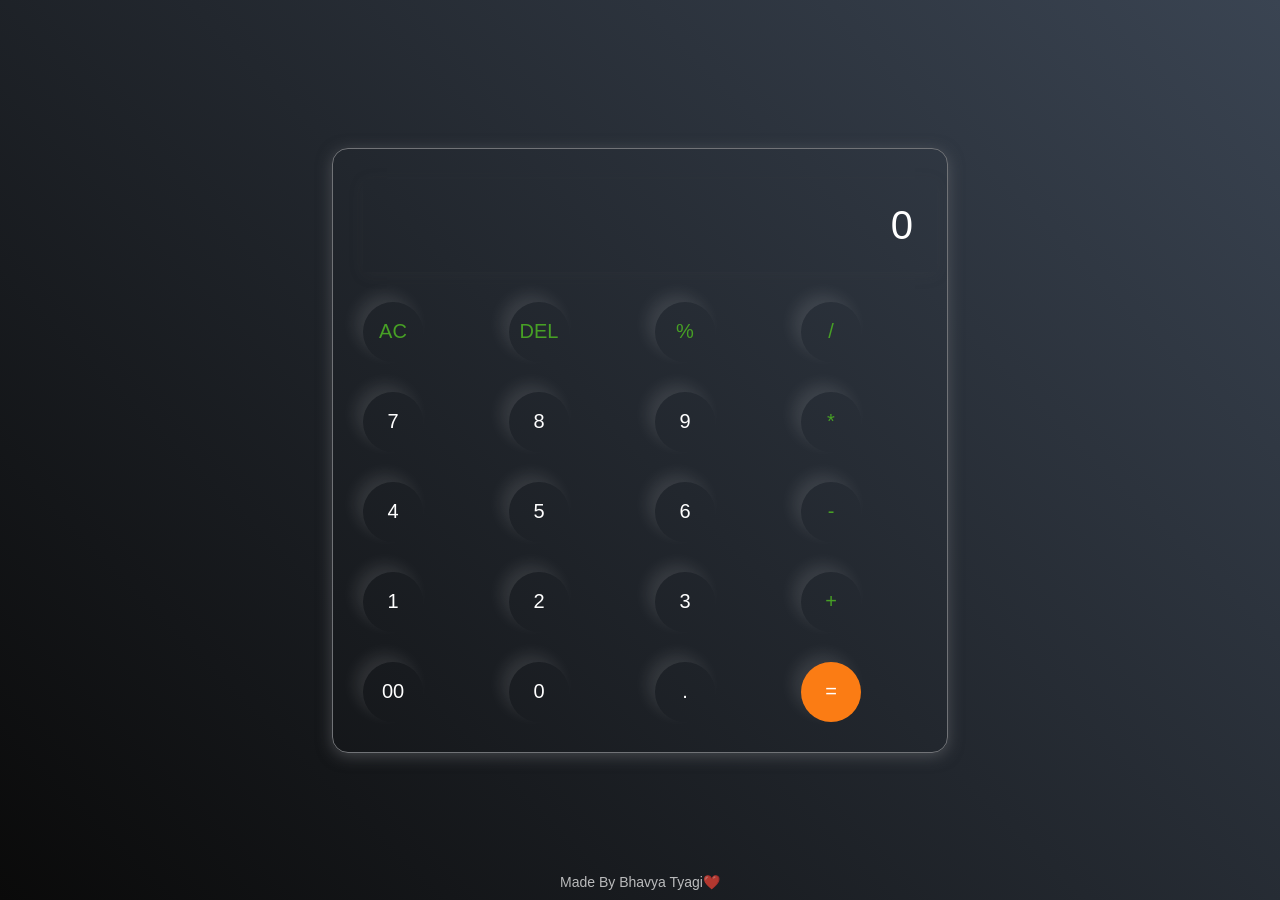
<file: index.html>
<!DOCTYPE html>
<html lang="en">
<head>
    <meta charset="UTF-8">
    <meta name="viewport" content="width=device-width, initial-scale=1.0">
    <link rel="stylesheet" href="style.css">
    <title>Calculator</title>
</head>
<body>
  
    <div class="calculator">
        <input type="text" placeholder="0" id="inputbox">
   

<button class="operator">AC</button>
 <button class="operator">DEL</button>
  <button class="operator">%</button>
   <button class="operator">/</button>
   

<button>7</button>
 <button>8</button>
  <button>9</button>
   <button class="operator">*</button>
   

<button>4</button>
 <button>5</button>
  <button>6</button>
   <button class="operator">-</button>
   

<button>1</button>
 <button>2</button>
  <button>3</button>
   <button class="operator">+</button>
   
<button>00</button>
 <button>0</button>
  <button>.</button>
   <button class="equalbtn">=</button>
  
    </div>
    <footer>
        Made By Bhavya Tyagi❤️
    </footer>
    <script src="script.js"></script>
   </body>
</html>
</file>
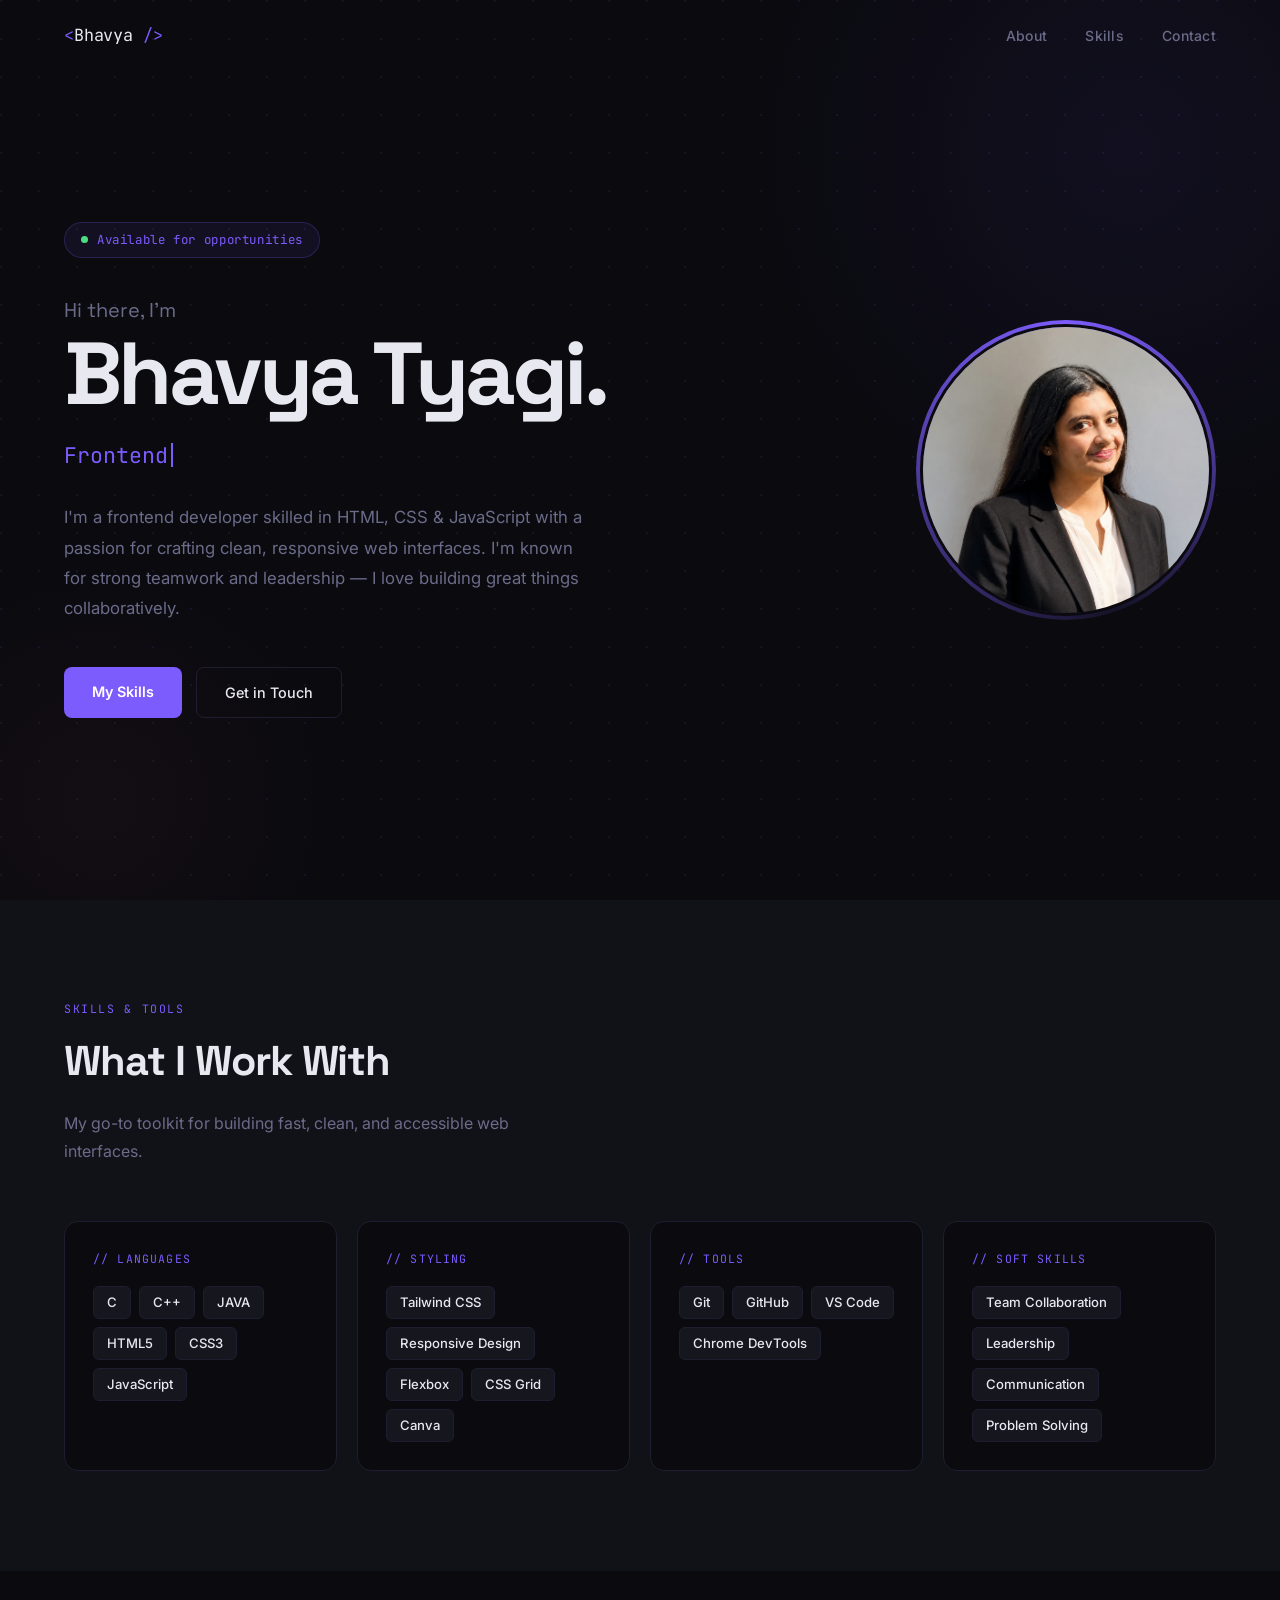
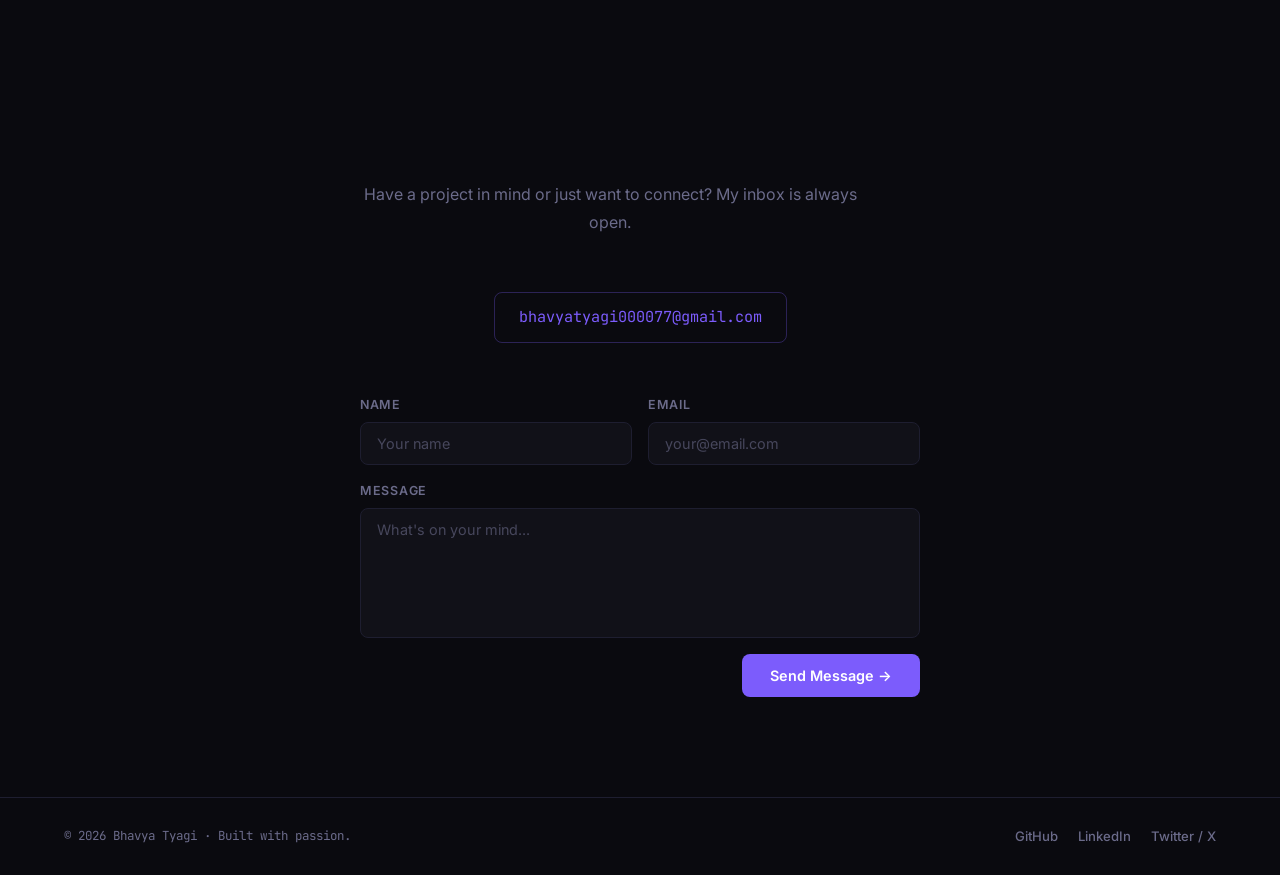
<file: portfolio/index.html>
<!DOCTYPE html>
<html lang="en">
<head>
  <meta charset="UTF-8" />
  <meta name="viewport" content="width=device-width, initial-scale=1.0"/>
  <title>Bhavya Tyagi — Frontend Developer</title>
  <link rel="preconnect" href="https://fonts.googleapis.com">
  <link rel="preconnect" href="https://fonts.gstatic.com" crossorigin>
  <link href="https://fonts.googleapis.com/css2?family=Space+Grotesk:wght@300;400;500;600;700&family=Inter:wght@300;400;500;600&family=JetBrains+Mono:wght@400;500&display=swap" rel="stylesheet">
  <link rel="stylesheet" href="style.css">
</head>
<body>

  <!-- ═══ NAV ═══ -->
  <nav id="navbar">
    <a href="#hero" class="nav-logo">
      <span class="b">&lt;</span>Bhavya<span class="b"> /&gt;</span>
    </a>
    <ul class="nav-links">
      <li><a href="#hero">About</a></li>
      <li><a href="#skills">Skills</a></li>
      <li><a href="#contact">Contact</a></li>
    </ul>
    <button class="hamburger" id="hamburger" aria-label="Toggle menu">
      <span></span><span></span><span></span>
    </button>
  </nav>

  <!-- ═══ HERO ═══ -->
  <section id="hero">
    <div class="hero-dots"></div>
    <div class="hero-glow"></div>
    <div class="hero-glow2"></div>

    <!-- two-column wrapper: text left, photo right -->
    <div class="hero-inner">

      <div class="hero-content">
        <div class="hero-badge">
          <span class="badge-dot"></span> Available for opportunities
        </div>
        <p class="hero-hi">Hi there, I'm</p>
        <h1 class="hero-name">Bhavya Tyagi.</h1>
        <div class="hero-role">
          <span id="typed-text"></span><span class="cursor"></span>
        </div>
        <p class="hero-desc">
          I'm a frontend developer skilled in HTML, CSS &amp; JavaScript with a passion for crafting clean, responsive web interfaces. I'm known for strong teamwork and leadership — I love building great things collaboratively.
        </p>
        <div class="hero-ctas">
          <a href="#skills" class="btn-primary">My Skills</a>
          <a href="#contact" class="btn-ghost">Get in Touch</a>
        </div>
      </div>

      <!-- ★ PHOTO — replace "your-photo.jpg" with your image file name -->
      <div class="hero-photo-wrap">
        <div class="hero-photo-ring">
          <img
            src="bhavya.png"
            alt="Bhavya Tyagi"
            class="hero-photo"
          />
        </div>
      </div>

    </div><!-- /hero-inner -->
  </section>

  <!-- ═══ SKILLS ═══ -->
  <section id="skills">
    <p class="section-label reveal">Skills &amp; Tools</p>
    <h2 class="section-title reveal">What I Work With</h2>
    <p class="section-sub reveal">My go-to toolkit for building fast, clean, and accessible web interfaces.</p>
    <div class="skills-grid">

      <div class="skill-card reveal">
        <div class="skill-cat">// Languages</div>
        <div class="skill-tags">
            <span class="skill-tag">C</span>
            <span class="skill-tag">C++</span>
            <span class="skill-tag">JAVA</span>
          <span class="skill-tag">HTML5</span>
          <span class="skill-tag">CSS3</span>
          <span class="skill-tag">JavaScript</span>
          
        </div>
      </div>

      <div class="skill-card reveal">
        <div class="skill-cat">// Styling</div>
        <div class="skill-tags">
          <span class="skill-tag">Tailwind CSS</span>
          <span class="skill-tag">Responsive Design</span>
          <span class="skill-tag">Flexbox</span>
          <span class="skill-tag">CSS Grid</span>
           <span class="skill-tag">Canva</span>
        </div>
      </div>

      <div class="skill-card reveal">
        <div class="skill-cat">// Tools</div>
        <div class="skill-tags">
          <span class="skill-tag">Git</span>
          <span class="skill-tag">GitHub</span>
          <span class="skill-tag">VS Code</span>
          <span class="skill-tag">Chrome DevTools</span>
        </div>
      </div>

      <div class="skill-card reveal">
        <div class="skill-cat">// Soft Skills</div>
        <div class="skill-tags">
          <span class="skill-tag">Team Collaboration</span>
          <span class="skill-tag">Leadership</span>
          <span class="skill-tag">Communication</span>
          <span class="skill-tag">Problem Solving</span>
        </div>
      </div>

    </div>
  </section>

  <!-- ═══ CONTACT ═══ -->
  <section id="contact">
    <div class="contact-inner">
      <p class="section-label reveal">Say Hello</p>
      <h2 class="section-title reveal">Get In Touch</h2>
      <p class="section-sub reveal">Have a project in mind or just want to connect? My inbox is always open.</p>
      <a href="mailto:bhavyatyagi000077@gmail.com" class="contact-email reveal">
        bhavyatyagi000077@gmail.com
      </a>
      <form class="contact-form reveal" id="contact-form">
        <div class="form-row">
          <div class="form-group">
            <label for="name">Name</label>
            <input type="text" id="name" placeholder="Your name" required />
          </div>
          <div class="form-group">
            <label for="email">Email</label>
            <input type="email" id="email" placeholder="your@email.com" required />
          </div>
        </div>
        <div class="form-group">
          <label for="message">Message</label>
          <textarea id="message" placeholder="What's on your mind..." required></textarea>
        </div>
        <div class="form-submit">
          <button type="submit" class="btn-primary" id="send-btn">Send Message →</button>
        </div>
      </form>
    </div>
  </section>

  <!-- ═══ FOOTER ═══ -->
  <footer>
    <span class="footer-copy">© 2026 Bhavya Tyagi · Built with passion.</span>
    <div class="footer-socials">
      <a href="https://github.com/bhavya-tyagi20" target="_blank" rel="noopener">GitHub</a>
      <a href="https://www.linkedin.com/in/bhavya-tyagi-b3a569324" target="_blank" rel="noopener">LinkedIn</a>
      <a href="https://twitter.com/BhavyaTyagi5643" target="_blank" rel="noopener">Twitter / X</a>
    </div>
  </footer>

  <script src="script.js"></script>
</body>
</html>
</file>
<file: style.css>
*{
margin: 0;
padding:0;
box-sizing: border-box;
font-family: 'Inter', 'Roboto', sans-serif; 
}
body{
    width: 100%;
    height: 100vh;
    display:flex;
    justify-content: center;
    align-items: center;
    background: linear-gradient(45deg,#0a0a0a,#3a4452);
}
.calculator{
    border: 1px solid #717377;
    padding: 20px;
    border-radius: 16px;
    background: transparent;
    box-shadow: 0px 3px 15px rgba(113,115,119,0.5);
        display: grid;
    grid-template-columns: repeat(4, 1fr);
    gap: 10px;

}
input{
    width:100%;
    border : none;
    padding:24px;
    margin:10px;
    background: transparent;
    box-shadow: 0px 3px 15px rgba(84,84,84,0.1);
    font-size: 40px;
    text-align: right;
    cursor: pointer;
    color:white;
      grid-column: span 4;
}
input::placeholder{
    color:white;

}
button{
    border: none;
    width: 60px;
    height:60px;
    margin:10px;
    border-radius: 50%;
    background: transparent;
    color: white;
    font-size: 20px;
    box-shadow: -8px -8px 15px rgba(255,255,255,0.1);
    cursor: pointer;
   
    display: flex;
    justify-content: center;
    align-items: center;

}
.equalbtn{
    background-color:#fb7c14 ;
}
.operator{
    color:#47a025;
}
footer{
    position:fixed;
    bottom:10px;
    width:100%;
    text-align: center;
    color: #ffffff;
    font-size: 14px;
    opacity: 0.7;
   
}
</file>
<file: portfolio/style.css>
/* =============================================
   BHAVYA TYAGI — PORTFOLIO STYLES
   style.css
   ============================================= */

/* ── RESET & VARIABLES ── */
*, *::before, *::after {
  box-sizing: border-box;
  margin: 0;
  padding: 0;
}

:root {
  --bg:           #0A0A0F;
  --surface:      #111118;
  --surface2:     #16161F;
  --border:       #1E1E30;
  --accent:       #7C5CFC;
  --accent-glow:  rgba(124, 92, 252, 0.18);
  --accent-soft:  rgba(124, 92, 252, 0.08);
  --text:         #E8E8F0;
  --muted:        #6B6B8A;
}

html {
  scroll-behavior: smooth;
}

body {
  background: var(--bg);
  color: var(--text);
  font-family: 'Inter', sans-serif;
  font-size: 16px;
  line-height: 1.6;
  overflow-x: hidden;
}

/* ── SCROLLBAR ── */
::-webkit-scrollbar { width: 4px; }
::-webkit-scrollbar-track { background: var(--bg); }
::-webkit-scrollbar-thumb { background: var(--accent); border-radius: 2px; }

/* ── SELECTION ── */
::selection { background: var(--accent); color: #fff; }


/* =============================================
   NAVBAR
   ============================================= */
nav {
  position: fixed;
  top: 0; left: 0; right: 0;
  z-index: 100;
  padding: 22px 64px;
  display: flex;
  align-items: center;
  justify-content: space-between;
  transition: all 0.35s ease;
}

nav.scrolled {
  background: rgba(10, 10, 15, 0.88);
  backdrop-filter: blur(20px);
  -webkit-backdrop-filter: blur(20px);
  border-bottom: 1px solid var(--border);
  padding: 14px 64px;
}

.nav-logo {
  font-family: 'JetBrains Mono', monospace;
  font-size: 1.05rem;
  color: var(--text);
  text-decoration: none;
  letter-spacing: -0.01em;
}

.nav-logo .b { color: var(--accent); }

.nav-links {
  display: flex;
  gap: 38px;
  list-style: none;
}

.nav-links a {
  color: var(--muted);
  text-decoration: none;
  font-size: 0.875rem;
  font-weight: 500;
  letter-spacing: 0.02em;
  transition: color 0.2s;
  position: relative;
}

.nav-links a::after {
  content: '';
  position: absolute;
  bottom: -3px; left: 0;
  width: 0; height: 1px;
  background: var(--accent);
  transition: width 0.25s ease;
}

.nav-links a:hover { color: var(--text); }
.nav-links a:hover::after { width: 100%; }

/* Hamburger (mobile) */
.hamburger {
  display: none;
  flex-direction: column;
  gap: 5px;
  background: none;
  border: none;
  cursor: pointer;
  padding: 4px;
}

.hamburger span {
  display: block;
  width: 22px; height: 2px;
  background: var(--text);
  border-radius: 2px;
  transition: all 0.3s ease;
}


/* =============================================
   HERO
   ============================================= */
#hero {
  min-height: 100vh;
  display: flex;
  align-items: center;
  padding: 130px 64px 90px;
  position: relative;
  overflow: hidden;
}

/* dot grid background */
.hero-dots {
  position: absolute;
  inset: 0;
  background-image: radial-gradient(circle at 1px 1px, rgba(124, 92, 252, 0.11) 1px, transparent 0);
  background-size: 38px 38px;
  pointer-events: none;
}

/* glow blobs */
.hero-glow {
  position: absolute;
  top: -250px; right: -250px;
  width: 800px; height: 800px;
  background: radial-gradient(circle, rgba(124, 92, 252, 0.07) 0%, transparent 68%);
  pointer-events: none;
}

.hero-glow2 {
  position: absolute;
  bottom: -150px; left: -150px;
  width: 500px; height: 500px;
  background: radial-gradient(circle, rgba(255, 107, 138, 0.04) 0%, transparent 68%);
  pointer-events: none;
}

/* two-column hero layout */
.hero-inner {
  position: relative;
  width: 100%;
  display: flex;
  align-items: center;
  justify-content: space-between;
  gap: 60px;
}

.hero-content {
  position: relative;
  flex: 1;
  max-width: 620px;
}

/* ── PHOTO ── */
.hero-photo-wrap {
  flex-shrink: 0;
  display: flex;
  align-items: center;
  justify-content: center;
}

/* animated glowing ring */
.hero-photo-ring {
  width: 300px;
  height: 300px;
  border-radius: 50%;
  padding: 4px;
  background: conic-gradient(
    var(--accent) 0deg,
    rgba(124, 92, 252, 0.1) 160deg,
    var(--accent) 360deg
  );
  
}



.hero-photo {
  width: 100%;
  height: 100%;
  border-radius: 50%;
  object-fit: cover;
  object-position: center top;
  display: block;
  border: 3px solid var(--bg);   /* gap between ring and photo */
}

/* "available" badge */
.hero-badge {
  display: inline-flex;
  align-items: center;
  gap: 9px;
  padding: 7px 16px;
  background: var(--accent-soft);
  border: 1px solid rgba(124, 92, 252, 0.22);
  border-radius: 100px;
  font-size: 0.78rem;
  color: var(--accent);
  font-family: 'JetBrains Mono', monospace;
  letter-spacing: 0.05em;
  margin-bottom: 36px;
}

.badge-dot {
  width: 7px; height: 7px;
  background: #4ADE80;
  border-radius: 50%;
  animation: pulse 2s infinite;
}

@keyframes pulse {
  0%, 100% { opacity: 1; transform: scale(1); box-shadow: 0 0 0 0 rgba(74, 222, 128, 0.4); }
  50%       { opacity: .7; transform: scale(.85); box-shadow: 0 0 0 5px rgba(74, 222, 128, 0); }
}

.hero-hi {
  font-family: 'Space Grotesk', sans-serif;
  font-size: clamp(1rem, 2vw, 1.25rem);
  font-weight: 400;
  color: var(--muted);
  margin-bottom: 4px;
}

.hero-name {
  font-family: 'Space Grotesk', sans-serif;
  font-size: clamp(3rem, 7vw, 5.5rem);
  font-weight: 700;
  line-height: 1.0;
  letter-spacing: -0.04em;
  color: var(--text);
  margin-bottom: 18px;
}

.hero-role {
  font-family: 'JetBrains Mono', monospace;
  font-size: clamp(1rem, 2.2vw, 1.35rem);
  color: var(--accent);
  margin-bottom: 28px;
  min-height: 1.8em;
  display: flex;
  align-items: center;
}

/* blinking cursor */
.cursor {
  display: inline-block;
  width: 2px; height: 1.1em;
  background: var(--accent);
  margin-left: 3px;
  animation: blink 1s step-end infinite;
  vertical-align: middle;
}

@keyframes blink {
  0%, 100% { opacity: 1; }
  50%       { opacity: 0; }
}

.hero-desc {
  color: var(--muted);
  max-width: 520px;
  font-size: 1.05rem;
  line-height: 1.8;
  margin-bottom: 44px;
}

.hero-ctas {
  display: flex;
  gap: 14px;
  flex-wrap: wrap;
}


/* =============================================
   BUTTONS
   ============================================= */
.btn-primary {
  padding: 13px 28px;
  background: var(--accent);
  color: #fff;
  border: none;
  border-radius: 8px;
  font-family: 'Inter', sans-serif;
  font-size: 0.9rem;
  font-weight: 600;
  cursor: pointer;
  text-decoration: none;
  display: inline-block;
  transition: all 0.25s;
}

.btn-primary:hover {
  transform: translateY(-2px);
  box-shadow: 0 10px 32px var(--accent-glow);
}

.btn-ghost {
  padding: 13px 28px;
  background: transparent;
  color: var(--text);
  border: 1px solid var(--border);
  border-radius: 8px;
  font-family: 'Inter', sans-serif;
  font-size: 0.9rem;
  font-weight: 500;
  cursor: pointer;
  text-decoration: none;
  display: inline-block;
  transition: all 0.25s;
}

.btn-ghost:hover {
  border-color: var(--accent);
  color: var(--accent);
}


/* =============================================
   SHARED SECTION STYLES
   ============================================= */
section {
  padding: 100px 64px;
}

.section-label {
  font-family: 'JetBrains Mono', monospace;
  font-size: 0.72rem;
  color: var(--accent);
  letter-spacing: 0.14em;
  text-transform: uppercase;
  margin-bottom: 10px;
}

.section-title {
  font-family: 'Space Grotesk', sans-serif;
  font-size: clamp(1.9rem, 3.5vw, 2.6rem);
  font-weight: 700;
  letter-spacing: -0.025em;
  color: var(--text);
  margin-bottom: 14px;
}

.section-sub {
  color: var(--muted);
  max-width: 500px;
  margin-bottom: 56px;
  font-size: 1rem;
  line-height: 1.75;
}

/* scroll reveal animation */
.reveal {
  opacity: 0;
  transform: translateY(22px);
  transition: opacity 0.6s ease, transform 0.6s ease;
}

.reveal.visible {
  opacity: 1;
  transform: none;
}


/* =============================================
   SKILLS
   ============================================= */
#skills {
  background: var(--surface);
}

.skills-grid {
  display: grid;
  grid-template-columns: repeat(auto-fit, minmax(240px, 1fr));
  gap: 20px;
}

.skill-card {
  background: var(--bg);
  border: 1px solid var(--border);
  border-radius: 14px;
  padding: 28px;
  transition: border-color 0.25s, transform 0.25s;
}

.skill-card:hover {
  border-color: rgba(124, 92, 252, 0.5);
  transform: translateY(-3px);
}

.skill-cat {
  font-family: 'JetBrains Mono', monospace;
  font-size: 0.72rem;
  color: var(--accent);
  letter-spacing: 0.1em;
  text-transform: uppercase;
  margin-bottom: 18px;
}

.skill-tags {
  display: flex;
  flex-wrap: wrap;
  gap: 8px;
}

.skill-tag {
  padding: 5px 13px;
  background: var(--surface2);
  border: 1px solid var(--border);
  border-radius: 6px;
  font-size: 0.82rem;
  color: var(--text);
  font-weight: 500;
  cursor: default;
  transition: all 0.2s;
}

.skill-tag:hover {
  background: var(--accent-soft);
  border-color: rgba(124, 92, 252, 0.35);
  color: var(--accent);
}


/* =============================================
   CONTACT
   ============================================= */
#contact {
  text-align: center;
}

.contact-inner {
  max-width: 560px;
  margin: 0 auto;
}

.contact-email {
  display: inline-block;
  font-family: 'JetBrains Mono', monospace;
  font-size: 0.95rem;
  color: var(--accent);
  text-decoration: none;
  padding: 12px 24px;
  border: 1px solid rgba(124, 92, 252, 0.3);
  border-radius: 8px;
  margin-bottom: 52px;
  transition: all 0.25s;
  word-break: break-all;
}

.contact-email:hover {
  background: var(--accent-soft);
  border-color: var(--accent);
}

.contact-form {
  display: flex;
  flex-direction: column;
  gap: 16px;
  text-align: left;
}

.form-row {
  display: grid;
  grid-template-columns: 1fr 1fr;
  gap: 16px;
}

.form-group {
  display: flex;
  flex-direction: column;
  gap: 7px;
}

.form-group label {
  font-size: 0.78rem;
  color: var(--muted);
  font-weight: 600;
  letter-spacing: 0.06em;
  text-transform: uppercase;
}

.form-group input,
.form-group textarea {
  background: var(--surface);
  border: 1px solid var(--border);
  border-radius: 8px;
  padding: 12px 16px;
  color: var(--text);
  font-family: 'Inter', sans-serif;
  font-size: 0.9rem;
  transition: border-color 0.25s;
  outline: none;
  resize: none;
  -webkit-appearance: none;
}

.form-group input::placeholder,
.form-group textarea::placeholder {
  color: var(--muted);
  opacity: 0.6;
}

.form-group input:focus,
.form-group textarea:focus {
  border-color: var(--accent);
}

.form-group textarea {
  height: 130px;
}

.form-submit {
  display: flex;
  justify-content: flex-end;
}


/* =============================================
   FOOTER
   ============================================= */
footer {
  padding: 28px 64px;
  border-top: 1px solid var(--border);
  display: flex;
  align-items: center;
  justify-content: space-between;
  gap: 16px;
}

.footer-copy {
  font-family: 'JetBrains Mono', monospace;
  font-size: 0.78rem;
  color: var(--muted);
}

.footer-socials {
  display: flex;
  gap: 20px;
}

.footer-socials a {
  color: var(--muted);
  text-decoration: none;
  font-size: 0.82rem;
  font-weight: 500;
  transition: color 0.2s;
}

.footer-socials a:hover {
  color: var(--accent);
}


/* =============================================
   RESPONSIVE — MOBILE
   ============================================= */
@media (max-width: 768px) {
  nav {
    padding: 16px 24px;
  }

  nav.scrolled {
    padding: 12px 24px;
  }

  .nav-links {
    display: none;
    position: absolute;
    top: 100%; left: 0; right: 0;
    background: rgba(10, 10, 15, 0.96);
    backdrop-filter: blur(20px);
    border-bottom: 1px solid var(--border);
    flex-direction: column;
    padding: 20px 24px;
    gap: 20px;
  }

  .nav-links.open {
    display: flex;
  }

  .hamburger {
    display: flex;
  }

  #hero,
  section {
    padding: 80px 24px;
  }

  /* stack photo above text on mobile */
  .hero-inner {
    flex-direction: column-reverse;
    text-align: center;
  }

  .hero-photo-ring {
    width: 200px;
    height: 200px;
  }

  .hero-ctas {
    justify-content: center;
  }

  .hero-desc {
    margin-left: auto;
    margin-right: auto;
  }

  .form-row {
    grid-template-columns: 1fr;
  }

  footer {
    padding: 24px;
    flex-direction: column;
    text-align: center;
  }

  .skills-grid {
    grid-template-columns: 1fr;
  }
}

/* Respect reduced motion preferences */
@media (prefers-reduced-motion: reduce) {
  .reveal { opacity: 1; transform: none; transition: none; }
  .badge-dot { animation: none; }
  .cursor { animation: none; }
  .btn-primary:hover { transform: none; }
  .skill-card:hover { transform: none; }
}
</file>
